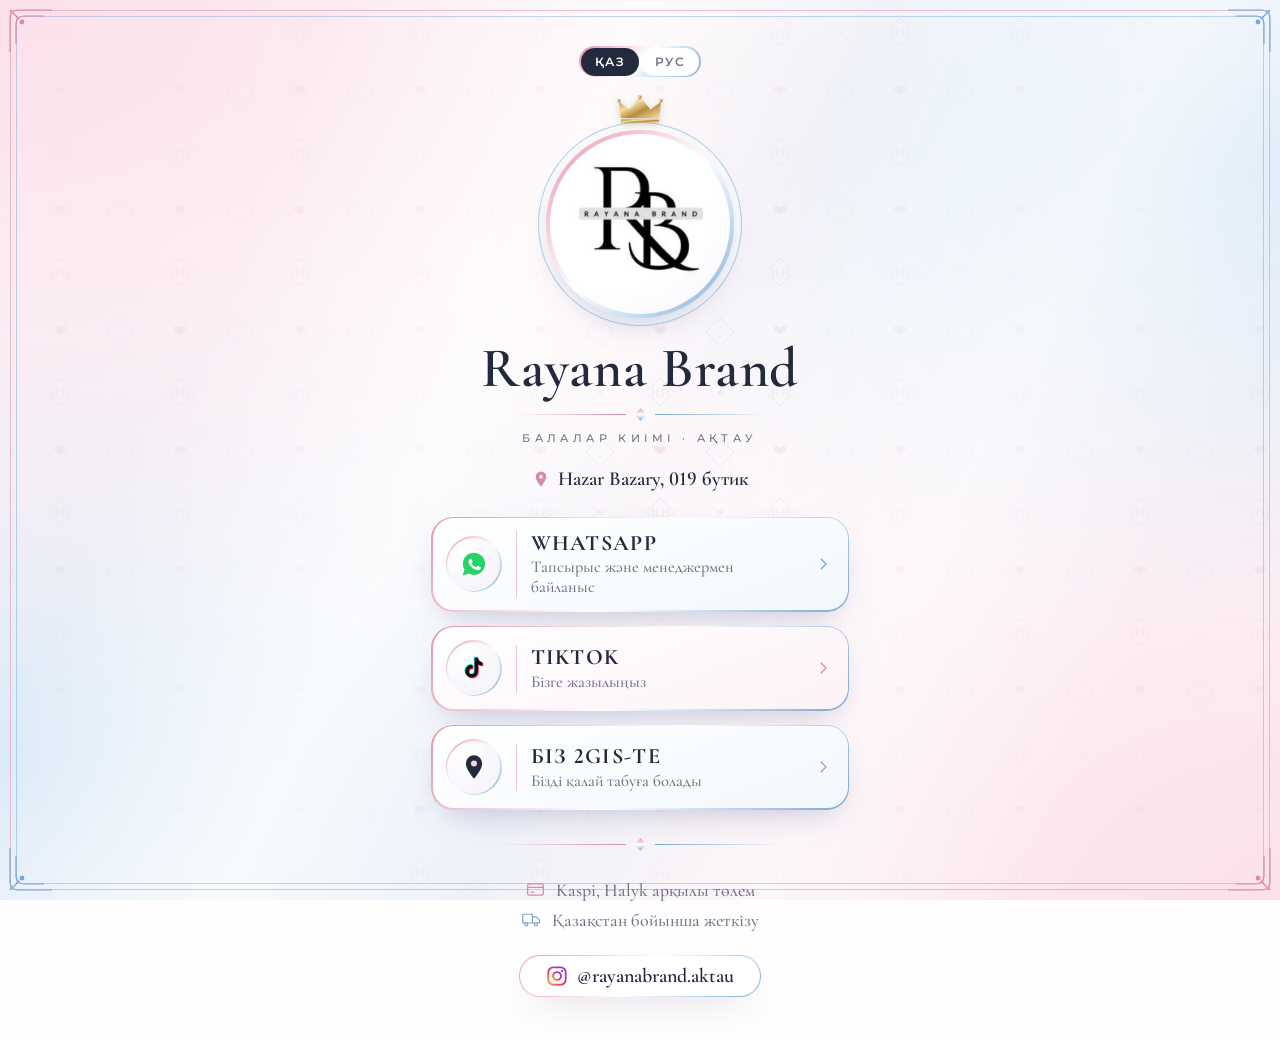
<file: links.html>
<!doctype html>
<html lang="kk">
<head>
<meta charset="utf-8">
<meta name="viewport" content="width=device-width, initial-scale=1, viewport-fit=cover">
<title>Rayana Brand · Ақтау</title>
<meta name="description" content="Rayana Brand — Ақтаудағы балалар киімі / детская одежда в Актау. WhatsApp, TikTok, Instagram, 2GIS. Hazar Bazary, 019 бутик.">
<meta name="theme-color" content="#fdf3f7">
<link rel="icon" href="icons/favicon-64.png">
<link rel="apple-touch-icon" href="icons/apple-touch-icon.png">
<link rel="preconnect" href="https://fonts.googleapis.com">
<link rel="preconnect" href="https://fonts.gstatic.com" crossorigin>
<link href="https://fonts.googleapis.com/css2?family=Cormorant+Garamond:wght@500;600;700&family=Montserrat:wght@400;500;600&display=swap" rel="stylesheet">
<style>
  :root {
    --white: #fffdfd;
    --pink-soft: #fbe0ea;
    --blue-soft: #dbeaf8;
    --ink: #232a3d;
    --ink-soft: #6f7489;
    --accent: linear-gradient(135deg, #e391ad 0%, #f8cfdc 28%, #ffffff 50%, #c7def3 72%, #7aa6d6 100%);
    --pink-solid: #d98aa6;
    --blue-solid: #7aa6d6;
    --accent-line: rgba(217, 138, 166, .5);
    --shadow: 0 14px 34px -16px rgba(90, 90, 140, .4);
  }
  * { box-sizing: border-box; margin: 0; padding: 0; }
  html, body { min-height: 100%; }
  body {
    font-family: "Cormorant Garamond", Georgia, serif;
    color: var(--ink);
    font-variant-numeric: lining-nums;
    background-color: var(--white);
    background-image:
      /* Атлас жылтыры / Атласный блеск */
      linear-gradient(115deg, transparent 20%, rgba(255,255,255,.7) 38%, transparent 52%, rgba(255,255,255,.5) 70%, transparent 85%),
      /* Ақ-қызғылт-көк реңк / Бело-розово-голубое сияние */
      radial-gradient(ellipse at 0% 0%, var(--pink-soft) 0%, transparent 55%),
      radial-gradient(ellipse at 100% 18%, var(--blue-soft) 0%, transparent 45%),
      radial-gradient(ellipse at 0% 85%, var(--blue-soft) 0%, transparent 50%),
      radial-gradient(ellipse at 100% 100%, var(--pink-soft) 0%, transparent 55%),
      /* RB монограмма өрнегі / Узор-монограмма RB */
      url("data:image/svg+xml,%3Csvg xmlns='http://www.w3.org/2000/svg' width='120' height='120' viewBox='0 0 120 120'%3E%3Cg fill='none' stroke='%237aa6d6' stroke-opacity='.22' stroke-width='1'%3E%3Cpath d='M60 18l14 14-14 14-14-14z'/%3E%3Cpath d='M0 78l14 14L0 106M120 78l-14 14 14 14'/%3E%3C/g%3E%3Cg fill='%23d98aa6' fill-opacity='.2' font-family='Georgia,serif' font-size='13' letter-spacing='1'%3E%3Ctext x='51' y='37'%3ERB%3C/text%3E%3C/g%3E%3Cpath d='M60 88c-2-3-6-3-6 0 0 3 6 6 6 6s6-3 6-6c0-3-4-3-6 0z' fill='%23d98aa6' fill-opacity='.22'/%3E%3Ccircle cx='0' cy='32' r='1.6' fill='%237aa6d6' fill-opacity='.3'/%3E%3Ccircle cx='120' cy='32' r='1.6' fill='%237aa6d6' fill-opacity='.3'/%3E%3C/svg%3E");
    background-size: 100% 100%, 100% 100%, 100% 100%, 100% 100%, 100% 100%, 120px 120px;
    background-attachment: fixed;
    display: flex;
    justify-content: center;
    padding: 0 16px;
    -webkit-font-smoothing: antialiased;
    overflow-x: hidden;
  }

  /* Алтын жақтау / Золотая рамка */
  .frame {
    position: fixed; inset: 10px;
    border: 1px solid var(--accent-line);
    pointer-events: none; z-index: 0;
  }
  .frame::before {
    content: ""; position: absolute; inset: 5px;
    border: 1px solid rgba(122, 166, 214, .45);
  }
  .corner { position: fixed; width: 54px; height: 54px; pointer-events: none; z-index: 0; color: var(--pink-solid); }
  .corner--tl { top: 4px; left: 4px; }
  .corner--tr { top: 4px; right: 4px; transform: scaleX(-1); color: var(--blue-solid); }
  .corner--bl { bottom: 4px; left: 4px; transform: scaleY(-1); color: var(--blue-solid); }
  .corner--br { bottom: 4px; right: 4px; transform: scale(-1, -1); }

  .page {
    position: relative; z-index: 1;
    width: 100%;
    max-width: 430px;
    padding: 46px 6px 44px;
    text-align: center;
  }

  /* Тәж / Корона */
  .crown { width: 46px; display: block; margin: 0 auto 6px; filter: drop-shadow(0 2px 3px rgba(120, 85, 20, .25)); }

  /* Логотип / Logo */
  .logo {
    width: 188px; height: 188px;
    margin: 0 auto 22px;
    padding: 4px;
    border-radius: 50%;
    background: var(--accent);
    box-shadow: var(--shadow), 0 0 0 7px rgba(255, 255, 255, .9), 0 0 0 8px rgba(122, 166, 214, .55);
  }
  .logo__inner {
    width: 100%; height: 100%;
    border-radius: 50%;
    background: radial-gradient(circle at 35% 30%, #fff 0%, #fff 60%, #f6f2f8 100%);
    display: grid; place-items: center;
    overflow: hidden;
  }
  .logo img { width: 88%; mix-blend-mode: multiply; }

  h1 {
    font-weight: 600;
    font-size: clamp(42px, 12.5vw, 56px);
    line-height: 1;
    letter-spacing: .01em;
  }
  .divider {
    display: flex; align-items: center; justify-content: center; gap: 10px;
    margin: 14px auto 12px; max-width: 250px;
  }
  .divider::before, .divider::after { content: ""; flex: 1; height: 1px; background: linear-gradient(90deg, transparent, var(--pink-solid)); }
  .divider::after { background: linear-gradient(90deg, var(--blue-solid), transparent); }
  .divider span { width: 9px; height: 9px; background: var(--accent); transform: rotate(45deg); }
  .tagline {
    font-family: Montserrat, sans-serif;
    font-size: 11px; font-weight: 500; letter-spacing: .4em;
    color: var(--ink-soft);
  }
  .address {
    display: inline-flex; align-items: center; gap: 8px;
    margin: 22px 0 26px;
    font-size: 20px; font-weight: 600; color: var(--ink);
    text-decoration: none;
  }
  .address svg { width: 18px; height: 18px; color: var(--pink-solid); flex: none; }

  /* Карточкалар / Cards */
  .links { display: grid; gap: 14px; }
  .card {
    display: block;
    padding: 1.5px;
    border-radius: 22px;
    background: var(--accent);
    box-shadow: var(--shadow);
    text-decoration: none; color: inherit; text-align: left;
    transition: transform .2s ease, box-shadow .2s ease;
  }
  .card__in {
    display: flex; align-items: center; gap: 14px;
    padding: 13px 16px 13px 13px;
    border-radius: 20.5px;
    background: linear-gradient(160deg, #ffffff 0%, #f3f8fd 100%);
  }
  .card:nth-child(2) .card__in { background: linear-gradient(160deg, #ffffff 0%, #fdf2f6 100%);
  }
  .card:hover, .card:focus-visible { transform: translateY(-2px); box-shadow: 0 20px 38px -16px rgba(90, 90, 140, .5); outline: none; }
  .card:active { transform: scale(.985); }
  .card__icon {
    width: 56px; height: 56px; flex: none;
    padding: 1.5px;
    border-radius: 50%;
    background: var(--accent);
  }
  .card__icon > span {
    width: 100%; height: 100%;
    border-radius: 50%;
    background: radial-gradient(circle at 35% 30%, #fff, #f4f1f8);
    display: grid; place-items: center;
  }
  .card__icon svg { width: 28px; height: 28px; }
  .card__body {
    flex: 1; min-width: 0;
    padding-left: 14px;
    border-left: 1px solid var(--accent-line);
  }
  .card__title { display: block; font-size: 22px; font-weight: 700; letter-spacing: .06em; line-height: 1.1; font-variant-numeric: lining-nums; }
  .card__sub { display: block; font-size: 16.5px; font-weight: 500; color: var(--ink-soft); margin-top: 2px; }
  .card__arrow { width: 18px; height: 18px; color: var(--blue-solid); flex: none; }
  .card:nth-child(2) .card__arrow { color: var(--pink-solid); }

  /* Төменгі бөлім / Footer */
  .info { margin-top: 30px; display: grid; gap: 8px; justify-items: center; }
  .info__row { display: flex; align-items: center; gap: 10px; font-size: 18px; font-weight: 500; color: var(--ink-soft); }
  .info__row svg { width: 21px; height: 21px; color: var(--pink-solid); flex: none; }
  .info__row + .info__row svg { color: var(--blue-solid); }
  .handle {
    display: inline-block; margin-top: 24px;
    padding: 1px; border-radius: 999px;
    background: var(--accent);
    box-shadow: var(--shadow);
    text-decoration: none;
  }
  .handle span {
    display: flex; align-items: center; gap: 9px; padding: 8px 26px; border-radius: 999px;
    background: #fff;
    font-size: 20px; font-weight: 600; color: var(--ink);
  }
  .handle svg { width: 22px; height: 22px; flex: none; }

  /* Тіл батырмасы / Переключатель языка */
  .lang {
    display: inline-flex; gap: 2px;
    padding: 1.5px; border-radius: 999px;
    background: var(--accent);
    box-shadow: var(--shadow);
    margin-bottom: 18px;
  }
  .lang button {
    font: 600 12px/1 Montserrat, sans-serif; letter-spacing: .12em;
    padding: 8px 14px; border: 0; border-radius: 999px;
    background: #fff; color: var(--ink-soft); cursor: pointer;
  }
  .lang button[aria-pressed="true"] { background: var(--ink); color: #fff; }

  @media (max-width: 360px) {
    .card__title { font-size: 19px; }
    .card__sub { font-size: 15px; }
    .card__icon { width: 48px; height: 48px; }
    .card__body { padding-left: 11px; }
  }
  @media (prefers-reduced-motion: reduce) { .card { transition: none; } }
</style>
</head>
<body>

<div class="frame" aria-hidden="true"></div>
<svg class="corner corner--tl" viewBox="0 0 54 54" fill="none" stroke="currentColor" stroke-width="1.2" aria-hidden="true">
  <path d="M6 48V14a8 8 0 0 1 8-8h34"/><path d="M12 40V20a8 8 0 0 1 8-8h20"/>
  <path d="M6 6l9 9"/><circle cx="18" cy="18" r="2.4" fill="currentColor" stroke="none"/>
</svg>
<svg class="corner corner--tr" viewBox="0 0 54 54" fill="none" stroke="currentColor" stroke-width="1.2" aria-hidden="true">
  <path d="M6 48V14a8 8 0 0 1 8-8h34"/><path d="M12 40V20a8 8 0 0 1 8-8h20"/>
  <path d="M6 6l9 9"/><circle cx="18" cy="18" r="2.4" fill="currentColor" stroke="none"/>
</svg>
<svg class="corner corner--bl" viewBox="0 0 54 54" fill="none" stroke="currentColor" stroke-width="1.2" aria-hidden="true">
  <path d="M6 48V14a8 8 0 0 1 8-8h34"/><path d="M12 40V20a8 8 0 0 1 8-8h20"/>
  <path d="M6 6l9 9"/><circle cx="18" cy="18" r="2.4" fill="currentColor" stroke="none"/>
</svg>
<svg class="corner corner--br" viewBox="0 0 54 54" fill="none" stroke="currentColor" stroke-width="1.2" aria-hidden="true">
  <path d="M6 48V14a8 8 0 0 1 8-8h34"/><path d="M12 40V20a8 8 0 0 1 8-8h20"/>
  <path d="M6 6l9 9"/><circle cx="18" cy="18" r="2.4" fill="currentColor" stroke="none"/>
</svg>

<main class="page">
  <div class="lang" role="group" aria-label="Тіл / Язык">
    <button type="button" data-lang="kz" aria-pressed="true">ҚАЗ</button>
    <button type="button" data-lang="ru" aria-pressed="false">РУС</button>
  </div>

  <svg class="crown" viewBox="0 0 48 30" aria-hidden="true">
    <defs><linearGradient id="g" x1="0" y1="0" x2="1" y2="1"><stop offset="0" stop-color="#a77a2c"/><stop offset=".35" stop-color="#f1dca0"/><stop offset=".6" stop-color="#b98c3c"/><stop offset="1" stop-color="#f4e2ad"/></linearGradient></defs>
    <path d="M4 24L2 7l11 8 11-13 11 13 11-8-2 17z" fill="url(#g)"/>
    <rect x="4" y="25.5" width="40" height="3.5" rx="1.2" fill="url(#g)"/>
    <circle cx="2" cy="6" r="2" fill="url(#g)"/><circle cx="24" cy="2" r="2" fill="url(#g)"/><circle cx="46" cy="6" r="2" fill="url(#g)"/>
  </svg>

  <div class="logo"><div class="logo__inner"><img src="images/logo.png" alt="Rayana Brand логотипі"></div></div>

  <h1>Rayana Brand</h1>
  <div class="divider" aria-hidden="true"><span></span></div>
  <p class="tagline" data-kz="БАЛАЛАР КИІМІ · АҚТАУ" data-ru="ДЕТСКАЯ ОДЕЖДА · АКТАУ">БАЛАЛАР КИІМІ · АҚТАУ</p>

  <a class="address" href="https://2giskz.app/aktau/geo/70000001065934392" target="_blank" rel="noopener">
    <svg viewBox="0 0 24 24" fill="currentColor" aria-hidden="true"><path d="M12 2a7 7 0 0 0-7 7c0 5.2 7 13 7 13s7-7.8 7-13a7 7 0 0 0-7-7zm0 9.5A2.5 2.5 0 1 1 12 6.5a2.5 2.5 0 0 1 0 5z"/></svg>
    <span data-kz="Hazar Bazary, 019 бутик" data-ru="Hazar Bazary, бутик 019">Hazar Bazary, 019 бутик</span>
  </a>

  <nav class="links">
    <a class="card" href="https://wa.me/77756950180" target="_blank" rel="noopener"><span class="card__in">
      <span class="card__icon"><span>
        <svg viewBox="0 0 32 32" aria-hidden="true"><path fill="#25D366" d="M16 3C9 3 3.3 8.6 3.3 15.6c0 2.4.7 4.7 1.9 6.7L3 29l6.9-2.1c1.9 1 4 1.6 6.1 1.6 7 0 12.7-5.7 12.7-12.7S23 3 16 3z"/><path fill="#fff" d="M22.9 19.2c-.3-.2-2-1-2.3-1.1-.3-.1-.5-.2-.8.2-.2.3-.9 1.1-1 1.3-.2.2-.4.3-.7.1-.3-.2-1.4-.5-2.7-1.7-1-.9-1.7-2-1.9-2.3-.2-.3 0-.5.1-.7l.5-.6c.2-.2.2-.4.3-.6.1-.2 0-.4 0-.6l-1-2.5c-.3-.7-.6-.6-.8-.6h-.7c-.2 0-.6.1-.9.4-.3.3-1.2 1.2-1.2 2.9s1.2 3.4 1.4 3.6c.2.2 2.4 3.7 5.9 5.1 2.9 1.1 3.5.9 4.1.9.6-.1 2-.8 2.3-1.6.3-.8.3-1.5.2-1.6-.1-.3-.3-.4-.6-.5z"/></svg>
      </span></span>
      <span class="card__body">
        <span class="card__title">WHATSAPP</span>
        <span class="card__sub" data-kz="Тапсырыс және менеджермен байланыс" data-ru="Заказы и связь с менеджером">Тапсырыс және менеджермен байланыс</span>
      </span>
      <svg class="card__arrow" viewBox="0 0 24 24" fill="none" stroke="currentColor" stroke-width="1.6" aria-hidden="true"><path d="M9 5l7 7-7 7"/></svg>
    </span></a>

    <a class="card" href="https://www.tiktok.com/@rayanabrand_aktau" target="_blank" rel="noopener"><span class="card__in">
      <span class="card__icon"><span>
        <svg viewBox="0 0 32 32" aria-hidden="true"><path fill="#25F4EE" d="M20.5 4h-3.9v15.6a3.3 3.3 0 1 1-3.3-3.3c.3 0 .7 0 1 .1v-4a7.3 7.3 0 1 0 6.2 7.2v-8a8.7 8.7 0 0 0 5 1.6V9.3a5 5 0 0 1-5-5.3z" transform="translate(-1 -1)"/><path fill="#FE2C55" d="M20.5 4h-3.9v15.6a3.3 3.3 0 1 1-3.3-3.3c.3 0 .7 0 1 .1v-4a7.3 7.3 0 1 0 6.2 7.2v-8a8.7 8.7 0 0 0 5 1.6V9.3a5 5 0 0 1-5-5.3z" transform="translate(1 1)"/><path fill="#111" d="M20.5 4h-3.9v15.6a3.3 3.3 0 1 1-3.3-3.3c.3 0 .7 0 1 .1v-4a7.3 7.3 0 1 0 6.2 7.2v-8a8.7 8.7 0 0 0 5 1.6V9.3a5 5 0 0 1-5-5.3z"/></svg>
      </span></span>
      <span class="card__body">
        <span class="card__title">TIKTOK</span>
        <span class="card__sub" data-kz="Бізге жазылыңыз" data-ru="Подписывайтесь на нас">Бізге жазылыңыз</span>
      </span>
      <svg class="card__arrow" viewBox="0 0 24 24" fill="none" stroke="currentColor" stroke-width="1.6" aria-hidden="true"><path d="M9 5l7 7-7 7"/></svg>
    </span></a>

    <a class="card" href="https://2giskz.app/aktau/geo/70000001065934392" target="_blank" rel="noopener"><span class="card__in">
      <span class="card__icon"><span>
        <svg viewBox="0 0 24 24" aria-hidden="true"><path fill="#232a3d" d="M12 2a7 7 0 0 0-7 7c0 5.2 7 13 7 13s7-7.8 7-13a7 7 0 0 0-7-7z"/><circle cx="12" cy="9" r="2.6" fill="#f8cfdc"/></svg>
      </span></span>
      <span class="card__body">
        <span class="card__title" data-kz="БІЗ 2GIS-ТЕ" data-ru="МЫ НА 2GIS">БІЗ 2GIS-ТЕ</span>
        <span class="card__sub" data-kz="Бізді қалай табуға болады" data-ru="Как нас найти">Бізді қалай табуға болады</span>
      </span>
      <svg class="card__arrow" viewBox="0 0 24 24" fill="none" stroke="currentColor" stroke-width="1.6" aria-hidden="true"><path d="M9 5l7 7-7 7"/></svg>
    </span></a>
  </nav>

  <div class="divider" style="margin-top:30px;max-width:280px" aria-hidden="true"><span></span></div>

  <div class="info">
    <p class="info__row">
      <svg viewBox="0 0 24 24" fill="none" stroke="currentColor" stroke-width="1.4" aria-hidden="true"><rect x="3" y="5.5" width="18" height="13" rx="2"/><path d="M3 9.5h18M6.5 15h4"/></svg>
      <span data-kz="Kaspi, Halyk арқылы төлем" data-ru="Оплата через Kaspi и Halyk">Kaspi, Halyk арқылы төлем</span>
    </p>
    <p class="info__row">
      <svg viewBox="0 0 24 24" fill="none" stroke="currentColor" stroke-width="1.4" stroke-linejoin="round" aria-hidden="true"><path d="M2 6h11v10H2zM13 9h4.5l3.5 3.5V16h-8"/><circle cx="6" cy="17.5" r="1.8"/><circle cx="17" cy="17.5" r="1.8"/></svg>
      <span data-kz="Қазақстан бойынша жеткізу" data-ru="Доставка по всему Казахстану">Қазақстан бойынша жеткізу</span>
    </p>
  </div>

  <a class="handle" href="https://instagram.com/rayanabrand.aktau" target="_blank" rel="noopener" aria-label="Instagram"><span>
    <svg viewBox="0 0 24 24" aria-hidden="true"><defs><linearGradient id="ig" x1="0" y1="1" x2="1" y2="0"><stop offset="0" stop-color="#f9a33b"/><stop offset=".45" stop-color="#e1306c"/><stop offset="1" stop-color="#7b3fe4"/></linearGradient></defs><rect x="2.5" y="2.5" width="19" height="19" rx="5.5" fill="none" stroke="url(#ig)" stroke-width="2"/><circle cx="12" cy="12" r="4.3" fill="none" stroke="url(#ig)" stroke-width="2"/><circle cx="17.4" cy="6.6" r="1.3" fill="url(#ig)"/></svg>
    @rayanabrand.aktau
  </span></a>
</main>

<script>
  /* Тіл ауыстыру / Переключение языка */
  (function () {
    var KEY = "rb-links-lang";
    function apply(lang) {
      document.documentElement.lang = lang === "ru" ? "ru" : "kk";
      document.querySelectorAll("[data-kz]").forEach(function (el) {
        el.textContent = el.getAttribute("data-" + lang);
      });
      document.querySelectorAll(".lang button").forEach(function (b) {
        b.setAttribute("aria-pressed", String(b.dataset.lang === lang));
      });
    }
    var saved = null;
    try { saved = localStorage.getItem(KEY); } catch (e) {}
    var lang = saved || ((navigator.language || "").toLowerCase().indexOf("ru") === 0 ? "ru" : "kz");
    apply(lang);
    document.querySelectorAll(".lang button").forEach(function (b) {
      b.addEventListener("click", function () {
        apply(b.dataset.lang);
        try { localStorage.setItem(KEY, b.dataset.lang); } catch (e) {}
      });
    });
  })();
</script>

</body>
</html>
</file>
